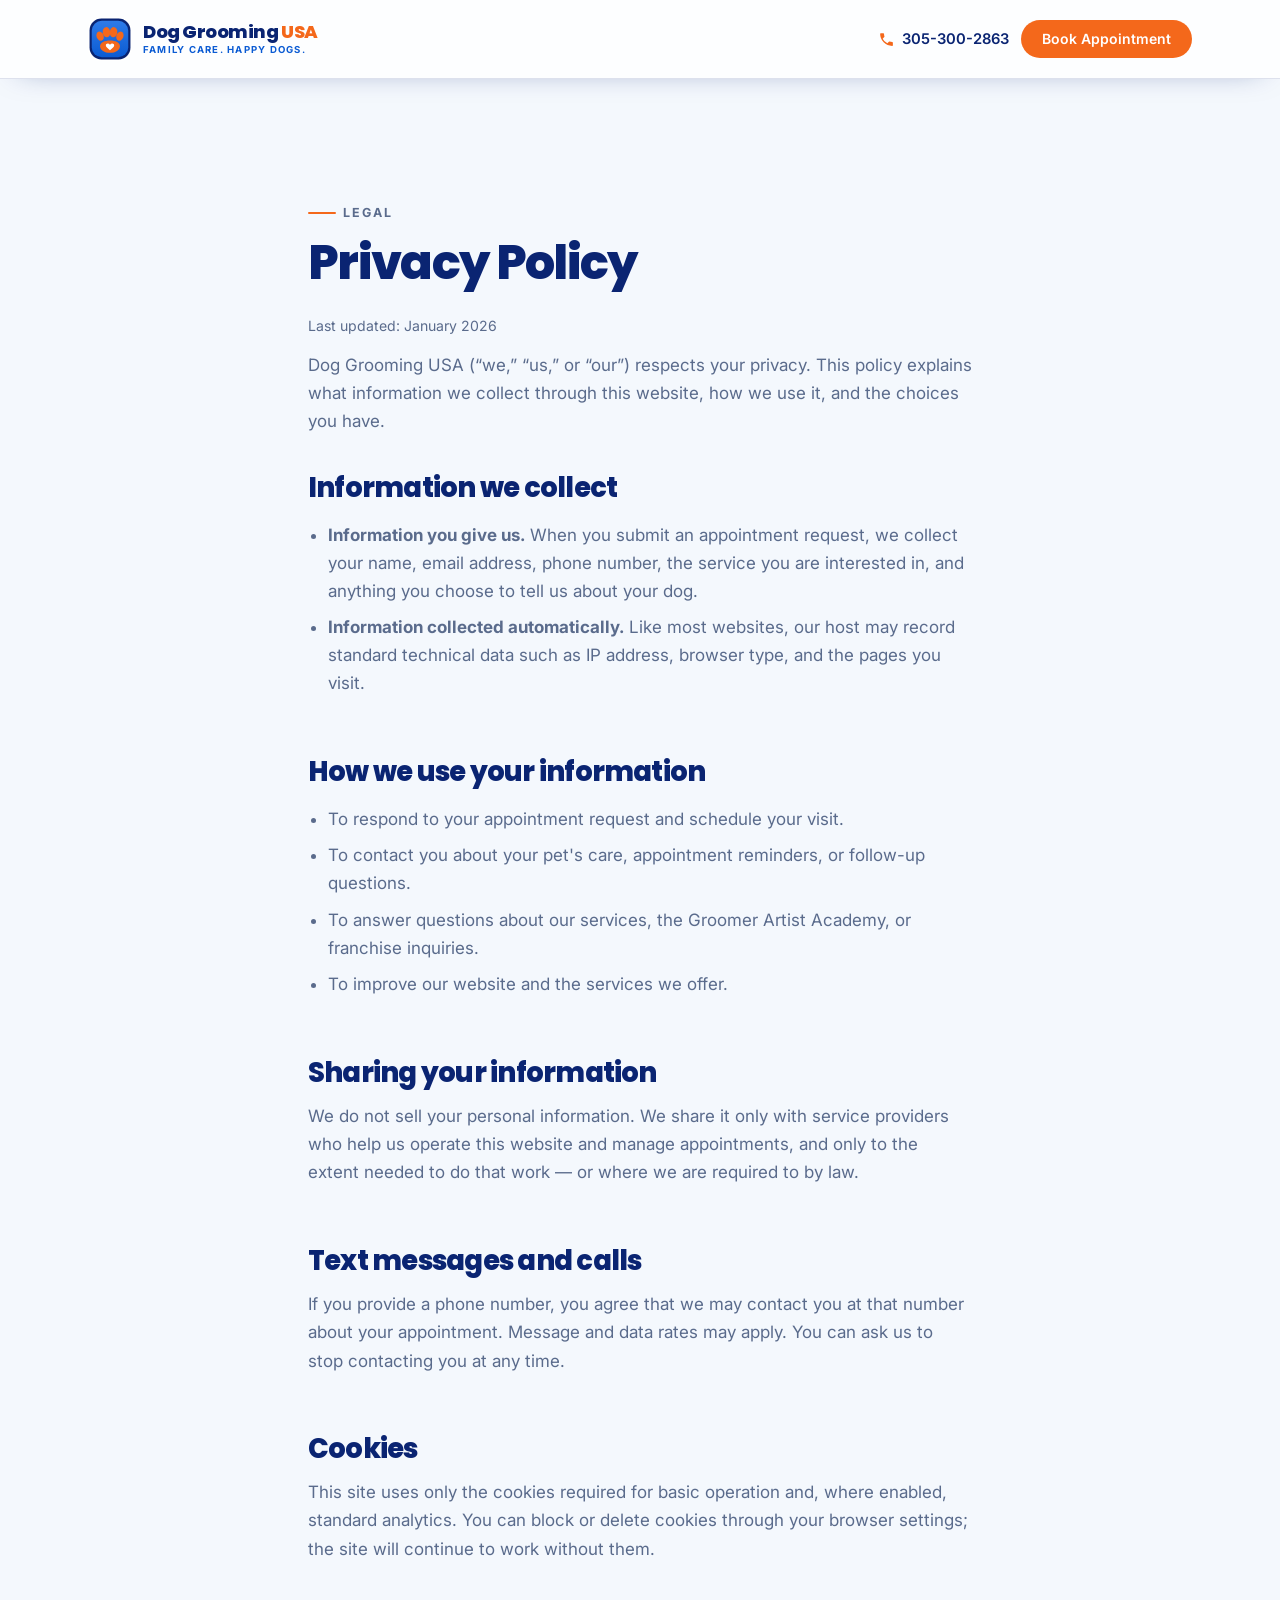
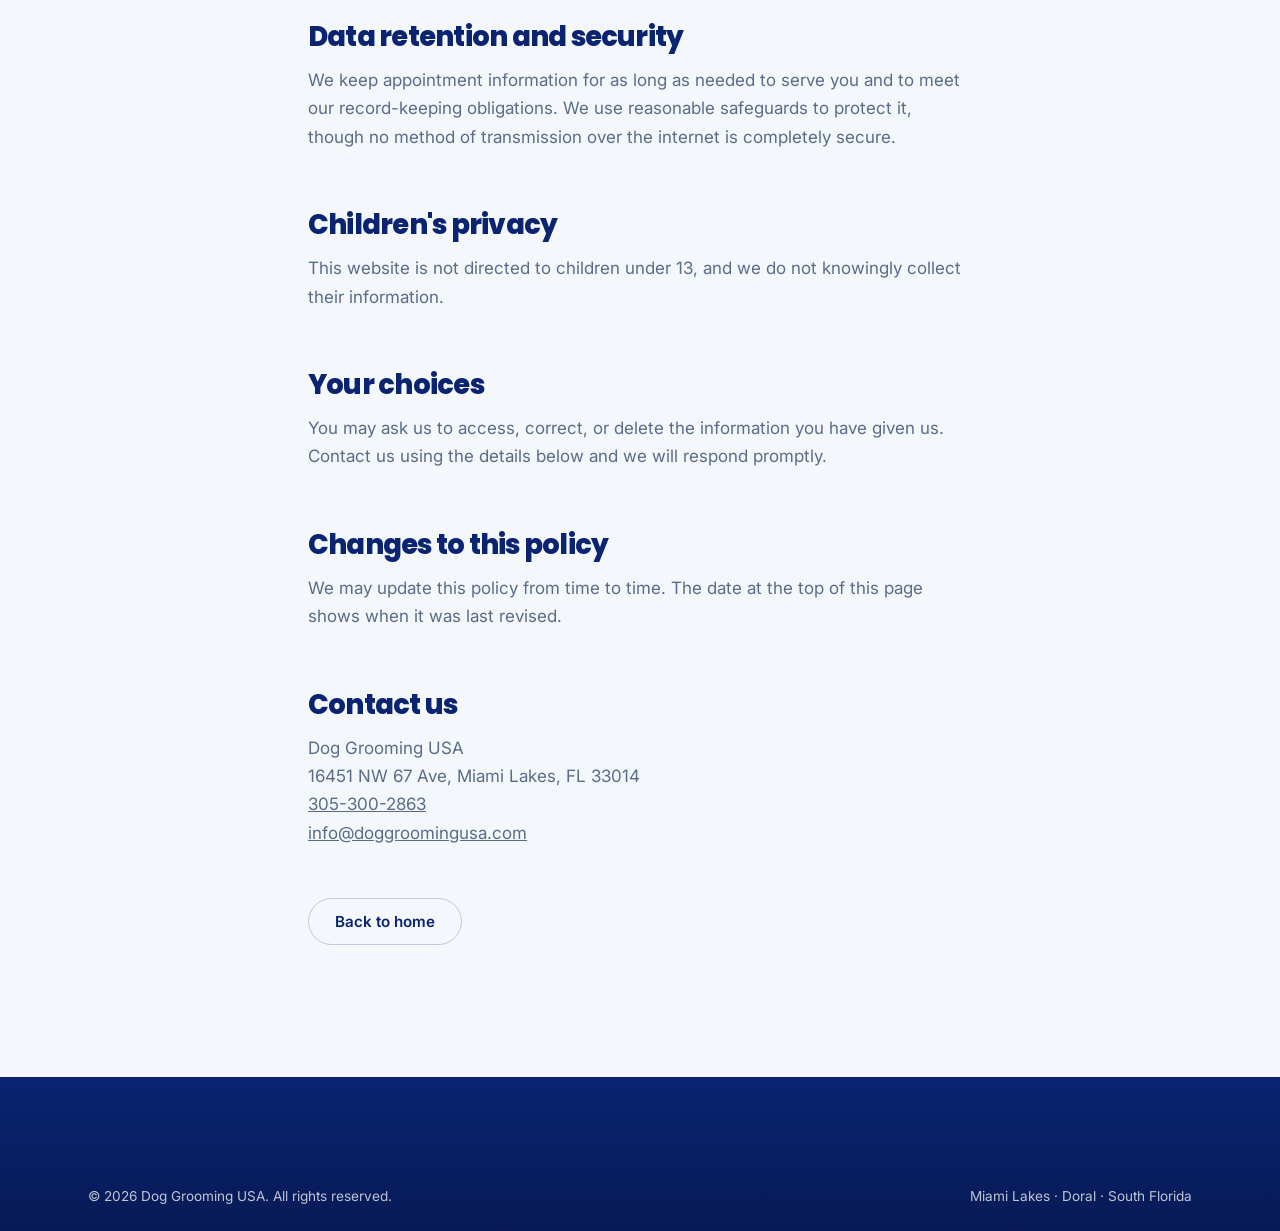
<file: privacy.html>
<!doctype html>
<html lang="en">
<head>
<meta charset="utf-8">
<meta name="viewport" content="width=device-width, initial-scale=1">
<title>Privacy Policy | Dog Grooming USA</title>
<meta name="description" content="How Dog Grooming USA collects, uses, and protects the information you share with us.">
<meta name="robots" content="index, follow">
<link rel="icon" href="assets/img/favicon.svg" type="image/svg+xml">
<link rel="preconnect" href="https://fonts.googleapis.com">
<link rel="preconnect" href="https://fonts.gstatic.com" crossorigin>
<link href="https://fonts.googleapis.com/css2?family=Poppins:wght@500;600;700;800&family=Inter:wght@400;500;600;700&display=swap" rel="stylesheet">
<link rel="stylesheet" href="assets/css/styles.css">
<style>
  .legal { max-width: 760px; }
  .legal h2 { font-size: clamp(1.35rem, 2.4vw, 1.7rem); margin-top: 2.2em; }
  .legal h2:first-of-type { margin-top: 1.4em; }
  .legal ul { padding-left: 1.2em; color: var(--muted); }
  .legal li { margin-bottom: .5em; }
  .legal p { color: var(--muted); }
  .legal .updated { font-size: .88rem; color: var(--muted); }
</style>
</head>
<body>
<a class="skip" href="#main">Skip to content</a>

<header class="site-header stuck">
  <div class="wrap header-inner">
    <a class="brand" href="index.html" aria-label="Dog Grooming USA — home">
      <img class="brand-mark" src="assets/img/logo-mark.svg" alt="" width="96" height="96" aria-hidden="true">
      <span class="brand-text">
        <span class="brand-name">Dog Grooming <em>USA</em></span>
        <span class="brand-tag">Family Care. Happy Dogs.</span>
      </span>
    </a>
    <div class="header-actions" style="margin-left:auto">
      <a class="tel-link" href="tel:+13053002863">
        <svg viewBox="0 0 24 24" aria-hidden="true"><path d="M6.6 10.8a15 15 0 0 0 6.6 6.6l2.2-2.2a1 1 0 0 1 1-.24 11.4 11.4 0 0 0 3.6.58 1 1 0 0 1 1 1V20a1 1 0 0 1-1 1A17 17 0 0 1 3 4a1 1 0 0 1 1-1h3.5a1 1 0 0 1 1 1 11.4 11.4 0 0 0 .58 3.6 1 1 0 0 1-.25 1z"/></svg>
        <span>305-300-2863</span>
      </a>
      <a class="btn btn-primary btn-sm" href="index.html#book">Book Appointment</a>
    </div>
  </div>
</header>

<main id="main" class="section">
  <div class="wrap legal">
    <p class="eyebrow">Legal</p>
    <h1 style="font-size:clamp(2.1rem,4.4vw,3rem)">Privacy Policy</h1>
    <p class="updated">Last updated: January 2026</p>

    <p>Dog Grooming USA (“we,” “us,” or “our”) respects your privacy. This policy explains what
    information we collect through this website, how we use it, and the choices you have.</p>

    <h2>Information we collect</h2>
    <ul>
      <li><strong>Information you give us.</strong> When you submit an appointment request, we collect
      your name, email address, phone number, the service you are interested in, and anything you
      choose to tell us about your dog.</li>
      <li><strong>Information collected automatically.</strong> Like most websites, our host may record
      standard technical data such as IP address, browser type, and the pages you visit.</li>
    </ul>

    <h2>How we use your information</h2>
    <ul>
      <li>To respond to your appointment request and schedule your visit.</li>
      <li>To contact you about your pet's care, appointment reminders, or follow-up questions.</li>
      <li>To answer questions about our services, the Groomer Artist Academy, or franchise inquiries.</li>
      <li>To improve our website and the services we offer.</li>
    </ul>

    <h2>Sharing your information</h2>
    <p>We do not sell your personal information. We share it only with service providers who help us
    operate this website and manage appointments, and only to the extent needed to do that work — or
    where we are required to by law.</p>

    <h2>Text messages and calls</h2>
    <p>If you provide a phone number, you agree that we may contact you at that number about your
    appointment. Message and data rates may apply. You can ask us to stop contacting you at any time.</p>

    <h2>Cookies</h2>
    <p>This site uses only the cookies required for basic operation and, where enabled, standard
    analytics. You can block or delete cookies through your browser settings; the site will continue
    to work without them.</p>

    <h2>Data retention and security</h2>
    <p>We keep appointment information for as long as needed to serve you and to meet our record-keeping
    obligations. We use reasonable safeguards to protect it, though no method of transmission over the
    internet is completely secure.</p>

    <h2>Children's privacy</h2>
    <p>This website is not directed to children under 13, and we do not knowingly collect their
    information.</p>

    <h2>Your choices</h2>
    <p>You may ask us to access, correct, or delete the information you have given us. Contact us using
    the details below and we will respond promptly.</p>

    <h2>Changes to this policy</h2>
    <p>We may update this policy from time to time. The date at the top of this page shows when it was
    last revised.</p>

    <h2>Contact us</h2>
    <p>
      Dog Grooming USA<br>
      16451 NW 67 Ave, Miami Lakes, FL 33014<br>
      <a href="tel:+13053002863">305-300-2863</a><br>
      <a href="mailto:info@doggroomingusa.com">info@doggroomingusa.com</a>
    </p>

    <p style="margin-top:3em"><a class="btn btn-outline" href="index.html">Back to home</a></p>
  </div>
</main>

<footer class="site-footer">
  <div class="wrap footer-bottom" style="border-top:0">
    <p>&copy; <span id="year">2026</span> Dog Grooming USA. All rights reserved.</p>
    <p>Miami Lakes &middot; Doral &middot; South Florida</p>
  </div>
</footer>
<script>document.getElementById('year').textContent = new Date().getFullYear();</script>
</body>
</html>
</file>
<file: assets/css/styles.css>
/* ==========================================================================
   Dog Grooming USA — landing page
   Tokens → base → layout → components → sections → responsive
   ========================================================================== */

:root {
  /* Brand — sampled from the logo */
  --ink:      #0A2472;   /* logo outline navy */
  --ink-2:    #103A9E;
  --ink-3:    #2E5AA8;
  --cream:    #F4F8FD;   /* page paper */
  --cream-2:  #E9F1FB;
  --sand:     #DCE8F8;
  --sand-2:   #C7DAF2;
  --coral:    #F4681B;   /* logo orange — primary action */
  --coral-d:  #D8500A;
  --teal:     #0A7A32;   /* logo green */
  --gold:     #F2B276;   /* retriever coat */
  --blue:     #0B5BD3;   /* logo lettering blue */

  --text:     #16223F;
  --muted:    #5A6B8C;
  --line:     rgba(10, 36, 114, .13);

  /* Type */
  --display: "Poppins", "Segoe UI", Roboto, Helvetica, Arial, sans-serif;
  --sans:    "Inter", -apple-system, BlinkMacSystemFont, "Segoe UI", Roboto, Helvetica, Arial, sans-serif;

  /* Space + shape */
  --wrap: 1200px;
  --gut: clamp(20px, 5vw, 48px);
  --sect: clamp(72px, 9vw, 128px);
  --r-sm: 10px;
  --r:    18px;
  --r-lg: 28px;

  --shadow-sm: 0 2px 8px rgba(10, 36, 114, .06);
  --shadow:    0 18px 44px -22px rgba(10, 36, 114, .34);
  --shadow-lg: 0 40px 90px -40px rgba(10, 36, 114, .48);

  --ease: cubic-bezier(.2, .7, .3, 1);

  /* film aperture: the heart from the logo mark */
  --aperture: url("data:image/svg+xml,%3Csvg xmlns='http://www.w3.org/2000/svg' viewBox='40.5 60.1 19 15.4'%3E%3Cpath d='M50 75.5 C44.2 71.1 40.5 68 40.5 64.4 C40.5 61.7 42.6 60.1 44.9 60.1 C46.8 60.1 48.5 61.2 50 62.9 C51.5 61.2 53.2 60.1 55.1 60.1 C57.4 60.1 59.5 61.7 59.5 64.4 C59.5 68 55.8 71.1 50 75.5 Z' fill='%23fff'/%3E%3C/svg%3E");
}

/* ---------- base ---------- */
*, *::before, *::after { box-sizing: border-box; }

html { scroll-behavior: smooth; scroll-padding-top: 96px; -webkit-text-size-adjust: 100%; }

body {
  margin: 0;
  background: var(--cream);
  color: var(--text);
  font-family: var(--sans);
  font-size: 17px;
  line-height: 1.65;
  -webkit-font-smoothing: antialiased;
  overflow-x: hidden;
}
body.nav-open { overflow: hidden; }

img, svg { display: block; max-width: 100%; }
img { height: auto; }

h1, h2, h3, h4 {
  font-family: var(--display);
  font-weight: 700;
  line-height: 1.12;
  letter-spacing: -.02em;
  margin: 0 0 .5em;
  color: var(--ink);
}
h1 { font-size: clamp(2.35rem, 5.6vw, 3.9rem); font-weight: 800; letter-spacing: -.035em; }
h2 { font-size: clamp(1.85rem, 3.8vw, 2.8rem); font-weight: 800; letter-spacing: -.028em; }
h3 { font-size: clamp(1.2rem, 2vw, 1.45rem); }
h4 { font-size: 1rem; font-weight: 700; letter-spacing: .01em; }
p  { margin: 0 0 1em; }
a  { color: inherit; }

address { font-style: normal; }

::selection { background: var(--coral); color: #fff; }

:focus-visible {
  outline: 3px solid var(--coral);
  outline-offset: 3px;
  border-radius: 4px;
}

.skip {
  position: absolute; left: 12px; top: -60px; z-index: 200;
  background: var(--ink); color: var(--cream);
  padding: 12px 18px; border-radius: var(--r-sm);
  font-weight: 600; text-decoration: none;
  transition: top .2s var(--ease);
}
.skip:focus { top: 12px; }

/* ---------- layout ---------- */
.wrap { width: 100%; max-width: var(--wrap); margin-inline: auto; padding-inline: var(--gut); }

.section { padding-block: var(--sect); position: relative; }
.section-cream { background: var(--cream-2); }
.section-sand  { background: var(--sand); }
.section-ink   { background: linear-gradient(160deg, var(--ink) 0%, var(--ink-2) 100%); color: #fff; }
.section-ink h2, .section-ink h3 { color: var(--cream); }

.section-head { max-width: 720px; margin-bottom: clamp(40px, 5vw, 68px); }
.section-head.center { margin-inline: auto; text-align: center; }
.section-sub { color: var(--muted); font-size: 1.06rem; margin: 0; }
.section-ink .section-sub { color: rgba(255, 255, 255, .7); }

.center { text-align: center; margin-top: clamp(36px, 4vw, 56px); }

.eyebrow {
  display: inline-flex; align-items: center; gap: .6em;
  font-size: .78rem; font-weight: 700;
  letter-spacing: .16em; text-transform: uppercase;
  color: var(--coral);
  margin: 0 0 1em;
}
.eyebrow::before {
  content: ""; width: 28px; height: 2px; border-radius: 2px;
  background: var(--coral);
}
.section-ink .eyebrow { color: var(--gold); }
.section-ink .eyebrow::before { background: var(--gold); }

/* ---------- buttons ---------- */
.btn {
  --btn-bg: var(--ink);
  --btn-fg: var(--cream);
  display: inline-flex; align-items: center; justify-content: center; gap: .5em;
  background: var(--btn-bg); color: var(--btn-fg);
  font: 600 .95rem/1 var(--sans);
  padding: 15px 26px;
  border: 1px solid transparent;
  border-radius: 999px;
  text-decoration: none;
  cursor: pointer;
  white-space: nowrap;
  transition: transform .18s var(--ease), box-shadow .18s var(--ease), background .18s var(--ease), color .18s var(--ease);
}
.btn:hover { transform: translateY(-2px); box-shadow: var(--shadow); }
.btn:active { transform: translateY(0); }

.btn-primary { --btn-bg: var(--coral); --btn-fg: #fff; }
.btn-primary:hover { --btn-bg: var(--coral-d); }

.btn-outline {
  --btn-bg: transparent; --btn-fg: var(--ink);
  border-color: rgba(10, 36, 114, .22);
}
.btn-outline:hover { --btn-bg: var(--ink); --btn-fg: var(--cream); border-color: var(--ink); }

.btn-ghost {
  --btn-bg: rgba(255, 255, 255, .08);
  --btn-fg: var(--cream);
  border-color: rgba(255, 255, 255, .3);
  backdrop-filter: blur(6px);
}
.btn-ghost:hover { --btn-bg: var(--cream); --btn-fg: var(--ink); }

.btn-sm { padding: 11px 20px; font-size: .875rem; }
.btn-lg { padding: 18px 32px; font-size: 1rem; }
.btn-block { width: 100%; }

.link-cta {
  display: inline-flex; align-items: center; gap: .5em;
  font-weight: 600; font-size: .95rem;
  color: var(--coral);
  text-decoration: none;
  margin-top: auto;
  padding-top: 4px;
}
.link-cta span { transition: transform .2s var(--ease); }
.link-cta:hover span { transform: translateX(5px); }
.link-cta:hover { text-decoration: underline; text-underline-offset: 4px; }

.tag {
  display: inline-block;
  font-size: .7rem; font-weight: 700;
  letter-spacing: .12em; text-transform: uppercase;
  padding: 6px 12px; border-radius: 999px;
  background: rgba(10, 36, 114, .07);
  color: var(--ink-3);
  align-self: flex-start;
  margin-bottom: 14px;
}
.tag-coral { background: rgba(244, 104, 27, .12); color: var(--coral-d); }

/* ---------- header ---------- */
.site-header {
  position: sticky; top: 0; z-index: 90;
  background: rgba(255, 255, 255, .82);
  backdrop-filter: blur(14px) saturate(1.4);
  border-bottom: 1px solid transparent;
  transition: box-shadow .25s var(--ease), border-color .25s var(--ease), background .25s var(--ease);
}
.site-header.stuck {
  border-bottom-color: var(--line);
  box-shadow: 0 8px 30px -20px rgba(10, 36, 114, .5);
}
.header-inner {
  display: flex; align-items: center; gap: 24px;
  min-height: 78px;
}
/* Horizontal lockup: the paw mark plus live text. The full square badge is
   unreadable below ~88px, so it is reserved for the hero, footer and social
   card where it can run large. */
.brand {
  flex: none; display: flex; align-items: center; gap: 11px;
  text-decoration: none;
}
.brand-mark { width: 44px; height: 44px; }
.brand-text { display: flex; flex-direction: column; line-height: 1.1; }
.brand-name {
  font-family: var(--display); font-weight: 800;
  font-size: 1.14rem; letter-spacing: -.025em;
  color: var(--ink);
}
.brand-name em { font-style: normal; color: var(--coral); }
.brand-tag {
  font-size: .6rem; font-weight: 700;
  letter-spacing: .13em; text-transform: uppercase;
  color: var(--blue); margin-top: 3px;
}

.nav {
  display: flex; align-items: center; gap: 4px;
  margin-inline: auto;
}
.nav a {
  position: relative;
  padding: 9px 13px;
  font-size: .93rem; font-weight: 500;
  color: var(--ink-3);
  text-decoration: none;
  border-radius: 8px;
  transition: color .18s var(--ease), background .18s var(--ease);
}
.nav a:hover { color: var(--ink); background: rgba(10, 36, 114, .05); }
.nav a.active { color: var(--coral); font-weight: 600; }

.header-actions { display: flex; align-items: center; gap: 12px; flex: none; }

.tel-link {
  display: inline-flex; align-items: center; gap: 7px;
  font-weight: 600; font-size: .92rem;
  color: var(--ink); text-decoration: none;
}
.tel-link svg { width: 17px; height: 17px; fill: var(--coral); }
.tel-link:hover { color: var(--coral); }

.burger {
  display: none;
  width: 44px; height: 44px;
  border: 1px solid var(--line); border-radius: 12px;
  background: transparent; cursor: pointer;
  padding: 0;
}
.burger span {
  display: block; width: 19px; height: 2px; margin: 4px auto;
  background: var(--ink); border-radius: 2px;
  transition: transform .25s var(--ease), opacity .2s var(--ease);
}
.burger[aria-expanded="true"] span:nth-child(1) { transform: translateY(6px) rotate(45deg); }
.burger[aria-expanded="true"] span:nth-child(2) { opacity: 0; }
.burger[aria-expanded="true"] span:nth-child(3) { transform: translateY(-6px) rotate(-45deg); }

.nav-scrim {
  position: fixed; inset: 0; z-index: 80;
  background: rgba(10, 36, 114, .45);
  backdrop-filter: blur(2px);
}

/* ---------- hero ---------- */
.hero { position: relative; padding-block: clamp(48px, 6vw, 84px) clamp(56px, 7vw, 96px); overflow: hidden; }
.hero-bg {
  position: absolute; inset: 0; z-index: 0;
  background:
    radial-gradient(58% 68% at 84% 6%, rgba(11, 91, 211, .16), transparent 62%),
    radial-gradient(52% 62% at 2% 94%, rgba(244, 104, 27, .13), transparent 60%),
    linear-gradient(180deg, var(--cream) 0%, var(--cream-2) 100%);
}
.hero-inner {
  position: relative; z-index: 1;
  display: grid; grid-template-columns: 1.05fr .95fr;
  gap: clamp(36px, 5vw, 72px); align-items: center;
}
.hero h1 { margin-bottom: .38em; }
.lede { font-size: clamp(1.06rem, 1.5vw, 1.2rem); color: var(--muted); max-width: 54ch; }

.hero-cta { display: flex; flex-wrap: wrap; gap: 12px; margin: 30px 0 0; }
.hero-cta .btn-ghost { --btn-bg: transparent; --btn-fg: var(--ink); border-color: rgba(10, 36, 114,.22); }
.hero-cta .btn-ghost:hover { --btn-bg: var(--ink); --btn-fg: var(--cream); }
.section-ink .hero-cta .btn-ghost { --btn-fg: var(--cream); border-color: rgba(255, 255, 255,.32); }
.section-ink .hero-cta .btn-ghost:hover { --btn-bg: var(--cream); --btn-fg: var(--ink); }

.hero-proof {
  display: flex; flex-wrap: wrap; gap: clamp(20px, 3vw, 40px);
  list-style: none; margin: 42px 0 0; padding: 26px 0 0;
  border-top: 1px solid var(--line);
}
.hero-proof li { display: flex; flex-direction: column; }
.hero-proof strong { font-family: var(--display); font-size: 1.22rem; color: var(--ink); }
.hero-proof span { font-size: .87rem; color: var(--muted); }

.hero-art { position: relative; }
.hero-plate {
  position: relative; margin: 0;
  display: flex; flex-direction: column; align-items: center;
  padding: clamp(24px, 2.8vw, 38px) clamp(18px, 2.4vw, 32px) clamp(58px, 6vw, 84px);
  border-radius: var(--r-lg); overflow: hidden;
  background:
    radial-gradient(120% 90% at 50% 0%, rgba(255, 255, 255, .16), transparent 60%),
    linear-gradient(158deg, var(--ink) 0%, var(--ink-2) 55%, var(--blue) 100%);
  box-shadow: var(--shadow-lg);
}
/* concentric arcs, echoing the artwork plates */
.hero-plate::before {
  content: ""; position: absolute; left: -12%; bottom: -46%;
  width: 118%; aspect-ratio: 1; border-radius: 50%;
  background:
    repeating-radial-gradient(circle at 50% 50%,
      transparent 0 46px, rgba(255, 255, 255, .09) 46px 48px);
  pointer-events: none;
}
.hero-plate picture, .hero-plate img { position: relative; z-index: 1; }
.hero-plate img { width: 100%; max-width: 430px; height: auto; }
.hero-card {
  position: absolute; left: -5%; bottom: -24px; z-index: 2;
  display: flex; align-items: center; gap: 14px;
  background: #fff; border-radius: var(--r);
  padding: 16px 20px; max-width: 360px;
  box-shadow: var(--shadow);
}
.hero-card-icon { flex: none; width: 42px; height: 42px; }
.hero-card strong { display: block; font-size: .95rem; color: var(--ink); }
.hero-card span { font-size: .84rem; color: var(--muted); }

/* ---------- why ---------- */
.why-grid {
  list-style: none; margin: 0; padding: 0;
  display: grid; grid-template-columns: repeat(3, 1fr); gap: 20px;
}
.why-card {
  background: var(--cream);
  border: 1px solid var(--line);
  border-radius: var(--r);
  padding: 30px 28px 28px;
  transition: transform .25s var(--ease), box-shadow .25s var(--ease), border-color .25s var(--ease);
}
.why-card:hover { transform: translateY(-4px); box-shadow: var(--shadow); border-color: transparent; }
.why-card h3 { font-size: 1.15rem; margin-bottom: .45em; }
.why-card p { color: var(--muted); font-size: .95rem; margin: 0; }

/* ---------- services ---------- */
.svc-grid { display: grid; grid-template-columns: repeat(3, 1fr); gap: 26px; }
.svc-card {
  display: flex; flex-direction: column;
  background: #fff;
  border-radius: var(--r-lg); overflow: hidden;
  box-shadow: var(--shadow-sm);
  transition: transform .28s var(--ease), box-shadow .28s var(--ease);
}
.svc-card:hover { transform: translateY(-6px); box-shadow: var(--shadow-lg); }
.svc-card figure { margin: 0; overflow: hidden; aspect-ratio: 4 / 3; }
.svc-card figure img { width: 100%; height: 100%; object-fit: cover; transition: transform .5s var(--ease); }
.svc-card:hover figure img { transform: scale(1.05); }
.svc-body { display: flex; flex-direction: column; flex: 1; padding: 26px 28px 28px; }
.svc-body p { color: var(--muted); font-size: .95rem; }

/* ---------- before / after ---------- */
.ba-grid { display: grid; grid-template-columns: repeat(3, 1fr); gap: 24px; }
.ba { margin: 0; }
.ba-stage {
  position: relative; border-radius: var(--r); overflow: hidden;
  aspect-ratio: 1 / 1; box-shadow: var(--shadow);
  outline: 1px solid rgba(255, 255, 255, .16); outline-offset: -1px;
  user-select: none;
}
.ba-img { width: 100%; height: 100%; object-fit: cover; pointer-events: none; }
.ba-after {
  position: absolute; inset: 0;
  clip-path: inset(0 calc(100% - var(--pos, 50%)) 0 0);
}
.ba-after .ba-img { width: 100%; height: 100%; }

/* State chips sit in opposite corners so both stay readable at any split. */
.ba-tag {
  position: absolute; bottom: 14px; z-index: 2;
  padding: 6px 13px; border-radius: 999px;
  font-size: .68rem; font-weight: 700;
  letter-spacing: .13em; text-transform: uppercase;
  pointer-events: none;
}
.ba-tag-before { left: 14px;  background: rgba(10, 36, 114, .72); color: rgba(255, 255, 255, .9); }
.ba-tag-after  { right: 14px; background: #fff; color: var(--ink); }
.ba-line {
  position: absolute; top: 0; bottom: 0;
  left: var(--pos, 50%);
  width: 2px; margin-left: -1px;
  background: rgba(255, 255, 255, .92);
  pointer-events: none;
}
.ba-knob {
  position: absolute; top: 50%; left: 50%;
  transform: translate(-50%, -50%);
  width: 40px; height: 40px; border-radius: 50%;
  background: var(--cream);
  box-shadow: 0 4px 16px rgba(0, 0, 0, .3);
}
.ba-knob::before, .ba-knob::after {
  content: ""; position: absolute; top: 50%;
  width: 0; height: 0;
  border-block: 5px solid transparent;
}
.ba-knob::before { left: 9px;  border-right: 7px solid var(--ink); transform: translateY(-50%); }
.ba-knob::after  { right: 9px; border-left:  7px solid var(--ink); transform: translateY(-50%); }
.ba-range {
  position: absolute; inset: 0;
  width: 100%; height: 100%;
  margin: 0; opacity: 0; cursor: ew-resize;
  -webkit-appearance: none; appearance: none; background: transparent;
}
.ba-range::-webkit-slider-thumb { -webkit-appearance: none; width: 44px; height: 100%; cursor: ew-resize; }
.ba-range::-moz-range-thumb { width: 44px; height: 999px; border: 0; background: transparent; cursor: ew-resize; }
.ba-stage:has(.ba-range:focus-visible) { outline: 3px solid var(--gold); outline-offset: 3px; }
.ba-stage:has(.ba-range:focus-visible) .ba-knob { box-shadow: 0 0 0 4px var(--gold); }

.ba figcaption { display: flex; flex-direction: column; margin-top: 16px; }
.ba figcaption strong { font-family: var(--display); font-size: 1.14rem; color: var(--cream); }
.ba figcaption span { font-size: .88rem; color: rgba(255, 255, 255, .62); }

/* ---------- facility ---------- */
.fac-grid {
  display: grid;
  grid-template-columns: repeat(6, 1fr);
  gap: 20px;
}
.fac {
  position: relative; margin: 0;
  grid-column: span 2;
  border-radius: var(--r); overflow: hidden;
  background: var(--ink);
  box-shadow: var(--shadow-sm);
}
.fac-lg { grid-column: span 3; }
.fac:nth-child(2) { grid-column: span 3; }
.fac img {
  width: 100%; height: 100%; object-fit: cover;
  aspect-ratio: 3 / 2;
  transition: transform .55s var(--ease), opacity .3s var(--ease);
}
.fac:hover img { transform: scale(1.06); opacity: .82; }
.fac figcaption {
  position: absolute; inset: auto 0 0 0;
  display: flex; flex-direction: column; gap: 3px;
  padding: 46px 22px 22px;
  background: linear-gradient(to top, rgba(10, 36, 114, .92), transparent);
  color: var(--cream);
}
.fac figcaption strong { font-family: var(--display); font-size: 1.1rem; }
.fac figcaption span { font-size: .86rem; color: rgba(255, 255, 255, .74); }

/* ---------- locations ---------- */
.loc-grid { display: grid; grid-template-columns: 1.15fr 1fr; gap: 24px; align-items: start; }
.loc-side { display: grid; gap: 24px; }
.loc {
  background: #fff; border: 1px solid var(--line);
  border-radius: var(--r-lg); padding: 34px 32px;
  display: flex; flex-direction: column;
}
.loc-main { background: linear-gradient(155deg, var(--ink), var(--ink-2)); color: #fff; border-color: transparent; }
.loc-main h3, .loc-main p { color: var(--cream); }
.loc-main p { color: rgba(255, 255, 255, .74); }
.loc-main .tag-coral { background: rgba(244, 104, 27, .22); color: #FFCDB0; }
.loc h3 { font-size: 1.7rem; }
.loc p { color: var(--muted); font-size: .96rem; }
.loc address { font-size: 1.02rem; line-height: 1.6; margin-bottom: 22px; }

.loc-meta { display: flex; flex-wrap: wrap; gap: 32px; margin: 0 0 26px; }
.loc-meta dt {
  font-size: .72rem; font-weight: 700; letter-spacing: .13em;
  text-transform: uppercase; color: var(--gold); margin-bottom: 5px;
}
.loc-meta dd { margin: 0; font-size: .96rem; line-height: 1.5; }
.loc-meta a { text-decoration: none; }
.loc-meta a:hover { text-decoration: underline; text-underline-offset: 3px; }

.loc-cta { display: flex; flex-wrap: wrap; gap: 10px; margin-top: auto; }
.loc-cta .btn-outline { --btn-fg: var(--cream); border-color: rgba(255, 255, 255, .3); }
.loc-cta .btn-outline:hover { --btn-bg: var(--cream); --btn-fg: var(--ink); }
.loc-soon { background: transparent; border-style: dashed; }

/* ---------- about ---------- */
.about-grid { display: grid; grid-template-columns: .9fr 1.1fr; gap: clamp(36px, 5vw, 72px); align-items: center; }
.about-art { margin: 0; border-radius: var(--r-lg); overflow: hidden; box-shadow: var(--shadow); }
.about-copy p { color: #33456B; }
.about-copy .pull {
  font-family: var(--display); font-weight: 600; font-size: 1.22rem; line-height: 1.5;
  color: var(--ink); border-left: 3px solid var(--coral);
  padding-left: 22px; margin-top: 26px;
}

/* ---------- academy ---------- */
.academy-grid { display: grid; grid-template-columns: 1fr 1fr; gap: clamp(36px, 5vw, 72px); align-items: center; }
.academy-copy p { color: rgba(255, 255, 255, .76); }
.academy-art { margin: 0; border-radius: var(--r-lg); overflow: hidden; box-shadow: var(--shadow-lg); }

/* ---------- reviews ---------- */
.quote {
  max-width: 780px; margin: 0 auto;
  background: #fff; border-radius: var(--r-lg);
  padding: clamp(34px, 5vw, 56px);
  box-shadow: var(--shadow); position: relative;
}
.quote::before {
  content: "\201C";
  position: absolute; top: -14px; left: 34px;
  font-family: var(--display); font-size: 7rem; line-height: 1;
  color: var(--coral); opacity: .18;
}
.stars { display: flex; gap: 4px; margin-bottom: 20px; }
.stars svg { width: 19px; height: 19px; fill: var(--gold); }
.quote p {
  font-family: var(--display); font-weight: 500;
  font-size: clamp(1.12rem, 2vw, 1.45rem);
  line-height: 1.5; color: var(--ink); margin-bottom: 28px;
}
.quote footer { display: flex; align-items: center; gap: 14px; }
.avatar {
  display: grid; place-items: center;
  width: 46px; height: 46px; border-radius: 50%;
  background: var(--ink); color: var(--cream);
  font-weight: 700; font-size: .9rem; letter-spacing: .04em;
}
.quote cite { display: flex; flex-direction: column; font-style: normal; font-weight: 600; }
.quote cite span { font-weight: 400; font-size: .84rem; color: var(--muted); }

/* ---------- gallery ---------- */
.gal-grid { display: grid; grid-template-columns: repeat(4, 1fr); gap: 16px; }
.gal {
  position: relative; padding: 0; border: 0; cursor: zoom-in;
  background: var(--ink); border-radius: var(--r);
  overflow: hidden; aspect-ratio: 1 / 1;
}
.gal img { width: 100%; height: 100%; object-fit: cover; transition: transform .5s var(--ease), opacity .3s var(--ease); }
.gal:hover img { transform: scale(1.07); opacity: .85; }
.gal:nth-child(1) { grid-column: span 2; grid-row: span 2; aspect-ratio: auto; }

/* ---------- book ---------- */
.book-grid { display: grid; grid-template-columns: 1fr 1.05fr; gap: clamp(36px, 5vw, 72px); align-items: start; }
.book-copy p { color: var(--muted); }

.contact-list { list-style: none; margin: 34px 0 0; padding: 0; display: grid; gap: 20px; }
.contact-list li { display: flex; gap: 15px; align-items: flex-start; }
.ci {
  flex: none; display: grid; place-items: center;
  width: 42px; height: 42px; border-radius: 12px;
  background: rgba(10, 36, 114, .06);
}
.ci svg { width: 19px; height: 19px; fill: var(--ink); }
.contact-list dfn {
  display: block; font-style: normal;
  font-size: .72rem; font-weight: 700; letter-spacing: .13em;
  text-transform: uppercase; color: var(--muted); margin-bottom: 2px;
}
.contact-list a { font-weight: 600; text-decoration: none; }
.contact-list a:hover { color: var(--coral); }

.book-form-wrap {
  background: #fff; border-radius: var(--r-lg);
  padding: clamp(28px, 4vw, 42px);
  box-shadow: var(--shadow);
}
.book-form h3 { font-size: 1.4rem; margin-bottom: 24px; }

.field { margin-bottom: 18px; }
.field-row { display: grid; grid-template-columns: 1fr 1fr; gap: 16px; }
.field label {
  display: block; font-size: .82rem; font-weight: 600;
  color: var(--ink); margin-bottom: 7px;
}
.field .opt { font-weight: 400; color: var(--muted); }

.field input, .field textarea, .field select {
  width: 100%;
  font: 400 .98rem/1.5 var(--sans);
  color: var(--text);
  background: var(--cream);
  border: 1px solid var(--line);
  border-radius: var(--r-sm);
  padding: 13px 15px;
  transition: border-color .18s var(--ease), box-shadow .18s var(--ease), background .18s var(--ease);
}
.field textarea { resize: vertical; min-height: 96px; }
.field input::placeholder, .field textarea::placeholder { color: #8FA3C0; }
.field input:focus, .field textarea:focus, .field select:focus {
  outline: none; background: #fff;
  border-color: var(--coral);
  box-shadow: 0 0 0 4px rgba(244, 104, 27, .14);
}
.field.invalid input, .field.invalid textarea { border-color: var(--coral); background: rgba(244, 104, 27, .04); }

.select-wrap { position: relative; }
.select-wrap::after {
  content: ""; position: absolute; right: 16px; top: 50%;
  width: 8px; height: 8px; margin-top: -6px;
  border-right: 2px solid var(--ink-3); border-bottom: 2px solid var(--ink-3);
  transform: rotate(45deg); pointer-events: none;
}
.select-wrap select { appearance: none; -webkit-appearance: none; padding-right: 42px; }

.err { min-height: 0; margin: 0; font-size: .8rem; color: var(--coral-d); }
.err:not(:empty) { margin-top: 6px; }

.hp { position: absolute; left: -9999px; width: 1px; height: 1px; overflow: hidden; }

.form-note { text-align: center; font-size: .88rem; color: var(--muted); margin: 16px 0 0; }
.form-note a { font-weight: 600; color: var(--coral); }

.form-status { margin: 14px 0 0; font-size: .92rem; font-weight: 600; text-align: center; }
.form-status.ok { color: var(--teal); }
.form-status.bad { color: var(--coral-d); }

/* ---------- franchise ---------- */
.franchise { background: linear-gradient(120deg, var(--ink-2), var(--blue)); color: #fff; padding-block: clamp(56px, 7vw, 88px); }
.franchise-inner {
  display: flex; align-items: center; justify-content: space-between;
  gap: 36px; flex-wrap: wrap;
}
.franchise h2 { color: var(--cream); font-size: clamp(1.8rem, 3.4vw, 2.5rem); margin-bottom: .35em; }
.franchise p { color: rgba(255, 255, 255, .74); margin: 0; max-width: 56ch; }
.franchise .eyebrow { color: var(--gold); }
.franchise .eyebrow::before { background: var(--gold); }

/* ---------- footer ---------- */
.site-footer { background: linear-gradient(180deg, var(--ink) 0%, #071A55 100%); color: rgba(255, 255, 255, .74); padding-top: clamp(56px, 7vw, 84px); }
.footer-grid {
  display: grid; grid-template-columns: 1.5fr 1fr 1fr 1fr;
  gap: 40px; padding-bottom: 52px;
}
.footer-brand img { width: 100%; max-width: 178px; height: auto; margin-bottom: 18px; }
.footer-brand p { font-size: .92rem; max-width: 34ch; }
.footer-col h4 { color: var(--cream); margin-bottom: 16px; letter-spacing: .04em; }
.footer-col ul { list-style: none; margin: 0; padding: 0; display: grid; gap: 9px; }
.footer-col a { font-size: .92rem; text-decoration: none; transition: color .18s var(--ease); }
.footer-col a:hover { color: var(--cream); text-decoration: underline; text-underline-offset: 4px; }
.footer-col address { font-size: .92rem; line-height: 1.55; }
.footer-btn { margin-top: 20px; }

.footer-bottom {
  display: flex; justify-content: space-between; flex-wrap: wrap; gap: 10px;
  padding-block: 24px;
  border-top: 1px solid rgba(255, 255, 255, .13);
  font-size: .85rem;
}
.footer-bottom p { margin: 0; }

/* ---------- mobile action bar ---------- */
.mobile-bar {
  display: none;
  position: fixed; left: 0; right: 0; bottom: 0; z-index: 70;
  gap: 10px; padding: 12px 16px calc(12px + env(safe-area-inset-bottom));
  background: rgba(255, 255, 255, .94);
  backdrop-filter: blur(12px);
  border-top: 1px solid var(--line);
}
.mobile-bar .btn { flex: 1; }

/* ---------- lightbox ---------- */
.lightbox {
  position: fixed; inset: 0; z-index: 120;
  display: flex; align-items: center; justify-content: center;
  gap: clamp(4px, 2vw, 24px);
  padding: clamp(16px, 4vw, 48px);
  background: rgba(6, 20, 58, .94);
  backdrop-filter: blur(6px);
  animation: fade .22s var(--ease);
}
.lightbox[hidden] { display: none; }
@keyframes fade { from { opacity: 0; } to { opacity: 1; } }

.lb-figure { margin: 0; max-width: min(880px, 100%); text-align: center; }
.lb-figure img {
  width: 100%; max-height: 76vh; object-fit: contain;
  border-radius: var(--r); box-shadow: var(--shadow-lg);
}
.lb-figure figcaption { color: rgba(255, 255, 255, .8); font-size: .9rem; margin-top: 16px; }

.lb-nav, .lb-close {
  flex: none; display: grid; place-items: center;
  width: 48px; height: 48px; border-radius: 50%;
  background: rgba(255, 255, 255, .12);
  border: 1px solid rgba(255, 255, 255, .22);
  color: var(--cream); font-size: 1.9rem; line-height: 1;
  cursor: pointer;
  transition: background .18s var(--ease);
}
.lb-nav:hover, .lb-close:hover { background: rgba(255, 255, 255, .26); }
.lb-close { position: absolute; top: 20px; right: 20px; font-size: 1.6rem; }

/* ==========================================================================
   Film — licensed footage as an ambient band above the hero
   Carries no copy of its own: it sets the mood, the hero makes the statement.
   The footage opens out of the heart from the logo mark, then the mask is
   dropped so the resting state is pristine, unmasked video.
   ========================================================================== */
.reel { position: relative; background: #04102E; }

.reel-media {
  position: relative;
  height: clamp(300px, 46vh, 520px);
  overflow: hidden;
}
.reel-video {
  display: block; width: 100%; height: 100%;
  object-fit: cover; object-position: center 42%;
}

/* A soft vignette only — there is no overlay text to protect, it just seats
   the control and settles the edge against the hero below. */
.reel-scrim {
  position: absolute; inset: 0; pointer-events: none;
  background: linear-gradient(to top, rgba(4, 16, 46, .58) 0%, transparent 34%);
}

/* The aperture. `armed` paints the small heart, `open` grows it past the frame;
   JS drops both classes on transitionend so the mask can never stick. */
.reel-media.armed .reel-video {
  -webkit-mask-image: var(--aperture); mask-image: var(--aperture);
  -webkit-mask-repeat: no-repeat;      mask-repeat: no-repeat;
  -webkit-mask-position: center;       mask-position: center;
  -webkit-mask-size: 22%;              mask-size: 22%;
}
.reel-media.armed.open .reel-video {
  -webkit-mask-size: 1600%; mask-size: 1600%;
  -webkit-transition: -webkit-mask-size 1.6s cubic-bezier(.22, .92, .24, 1);
  transition: mask-size 1.6s cubic-bezier(.22, .92, .24, 1);
}

/* Motion that plays on its own must always be stoppable. */
.reel-toggle {
  position: absolute; right: clamp(14px, 2.4vw, 26px); bottom: clamp(14px, 2.4vw, 26px); z-index: 2;
  display: grid; place-items: center;
  width: 46px; height: 46px; border-radius: 50%;
  border: 1px solid rgba(255, 255, 255, .3);
  background: rgba(4, 16, 46, .46);
  backdrop-filter: blur(10px);
  color: #fff; cursor: pointer;
  transition: background .18s var(--ease), border-color .18s var(--ease), transform .18s var(--ease);
}
.reel-toggle:hover { background: var(--coral); border-color: var(--coral); transform: scale(1.06); }
.reel-toggle svg { width: 18px; height: 18px; fill: currentColor; }
.reel-toggle .i-play { display: none; margin-left: 3px; }
.reel-toggle.paused .i-play  { display: block; }
.reel-toggle.paused .i-pause { display: none; }

@media (max-width: 940px) {
  .reel-media { height: auto; aspect-ratio: 1280 / 732; }
}

/* ---------- reveal ----------
   Content is visible by default and only hidden once JS has confirmed it can
   animate it back in, so the page never depends on an observer to be readable. */
.reveal { opacity: 1; }
.anim .reveal { opacity: 0; transform: translateY(22px); }
.anim .reveal.in {
  opacity: 1; transform: none;
  transition: opacity .65s var(--ease), transform .65s var(--ease);
}

/* ==========================================================================
   Responsive
   ========================================================================== */
/* Between the mobile breakpoint and full width the header runs out of room
   before the nav collapses — tighten the links and drop the header CTA. The
   phone number stays, and the hero and mobile bar both still carry a Book CTA. */
@media (max-width: 1200px) {
  .brand-tag { display: none; }
  .brand-name { font-size: 1.05rem; }
  .brand-mark { width: 40px; height: 40px; }
  .nav a { padding: 9px 9px; font-size: .89rem; }
  .header-inner { gap: 16px; }
  .header-actions .btn-primary { display: none; }
}

@media (max-width: 1080px) {
  .why-grid { grid-template-columns: repeat(2, 1fr); }
  .footer-grid { grid-template-columns: 1.4fr 1fr 1fr; }
  .footer-col:last-child { grid-column: span 3; }
  .footer-btn { margin-top: 4px; }
}

@media (max-width: 940px) {
  .nav {
    position: fixed; inset: 78px 0 auto 0; z-index: 85;
    flex-direction: column; align-items: stretch; gap: 2px;
    margin: 0; padding: 18px var(--gut) 28px;
    background: var(--cream);
    border-bottom: 1px solid var(--line);
    box-shadow: var(--shadow);
    transform: translateY(-12px);
    opacity: 0; visibility: hidden; pointer-events: none;
    transition: opacity .22s var(--ease), transform .22s var(--ease), visibility .22s;
  }
  .nav.open { opacity: 1; visibility: visible; transform: none; pointer-events: auto; }
  .nav a { padding: 14px 12px; font-size: 1.05rem; border-radius: 10px; }
  .burger { display: block; }
  .tel-link span { display: none; }
  .tel-link { width: 44px; height: 44px; justify-content: center; border: 1px solid var(--line); border-radius: 12px; }
  .header-actions .btn-primary { display: none; }

  .hero-inner { grid-template-columns: 1fr; }
  .hero-art { order: -1; max-width: 560px; }
  .hero-plate { transform: none; }
  .hero-card { position: static; max-width: none; margin-top: 14px; }

  .svc-grid, .ba-grid { grid-template-columns: 1fr; max-width: 520px; margin-inline: auto; }
  .fac-grid { grid-template-columns: repeat(2, 1fr); }
  .fac, .fac-lg, .fac:nth-child(2) { grid-column: span 1; }
  .loc-grid, .about-grid, .academy-grid, .book-grid { grid-template-columns: 1fr; }
  .about-art, .academy-art { max-width: 520px; }
  .academy-grid .academy-art { order: -1; }
  .gal-grid { grid-template-columns: repeat(2, 1fr); }
  .gal:nth-child(1) { grid-column: span 2; grid-row: span 1; aspect-ratio: 16 / 10; }

  .mobile-bar { display: flex; }
  body { padding-bottom: 76px; }
}

@media (max-width: 620px) {
  body { font-size: 16px; }
  .brand-name { font-size: .98rem; }
  .brand-mark { width: 36px; height: 36px; }
  .why-grid { grid-template-columns: 1fr; }
  .field-row { grid-template-columns: 1fr; gap: 0; }
  .hero-proof { gap: 18px 28px; }
  .footer-grid { grid-template-columns: 1fr; gap: 32px; }
  .footer-col:last-child { grid-column: span 1; }
  .fac-grid { grid-template-columns: 1fr; }
  .lb-nav { width: 42px; height: 42px; }
  .franchise-inner { flex-direction: column; align-items: flex-start; }
}

/* ---------- motion / print ---------- */
@media (prefers-reduced-motion: reduce) {
  html { scroll-behavior: auto; }
  *, *::before, *::after {
    animation-duration: .01ms !important;
    animation-iteration-count: 1 !important;
    transition-duration: .01ms !important;
  }
  .anim .reveal { opacity: 1; transform: none; }
}

@media print {
  .site-header, .mobile-bar, .lightbox, .nav-scrim, .hero-bg { display: none !important; }
  body { background: #fff; }
  .anim .reveal { opacity: 1; transform: none; }
}
</file>
